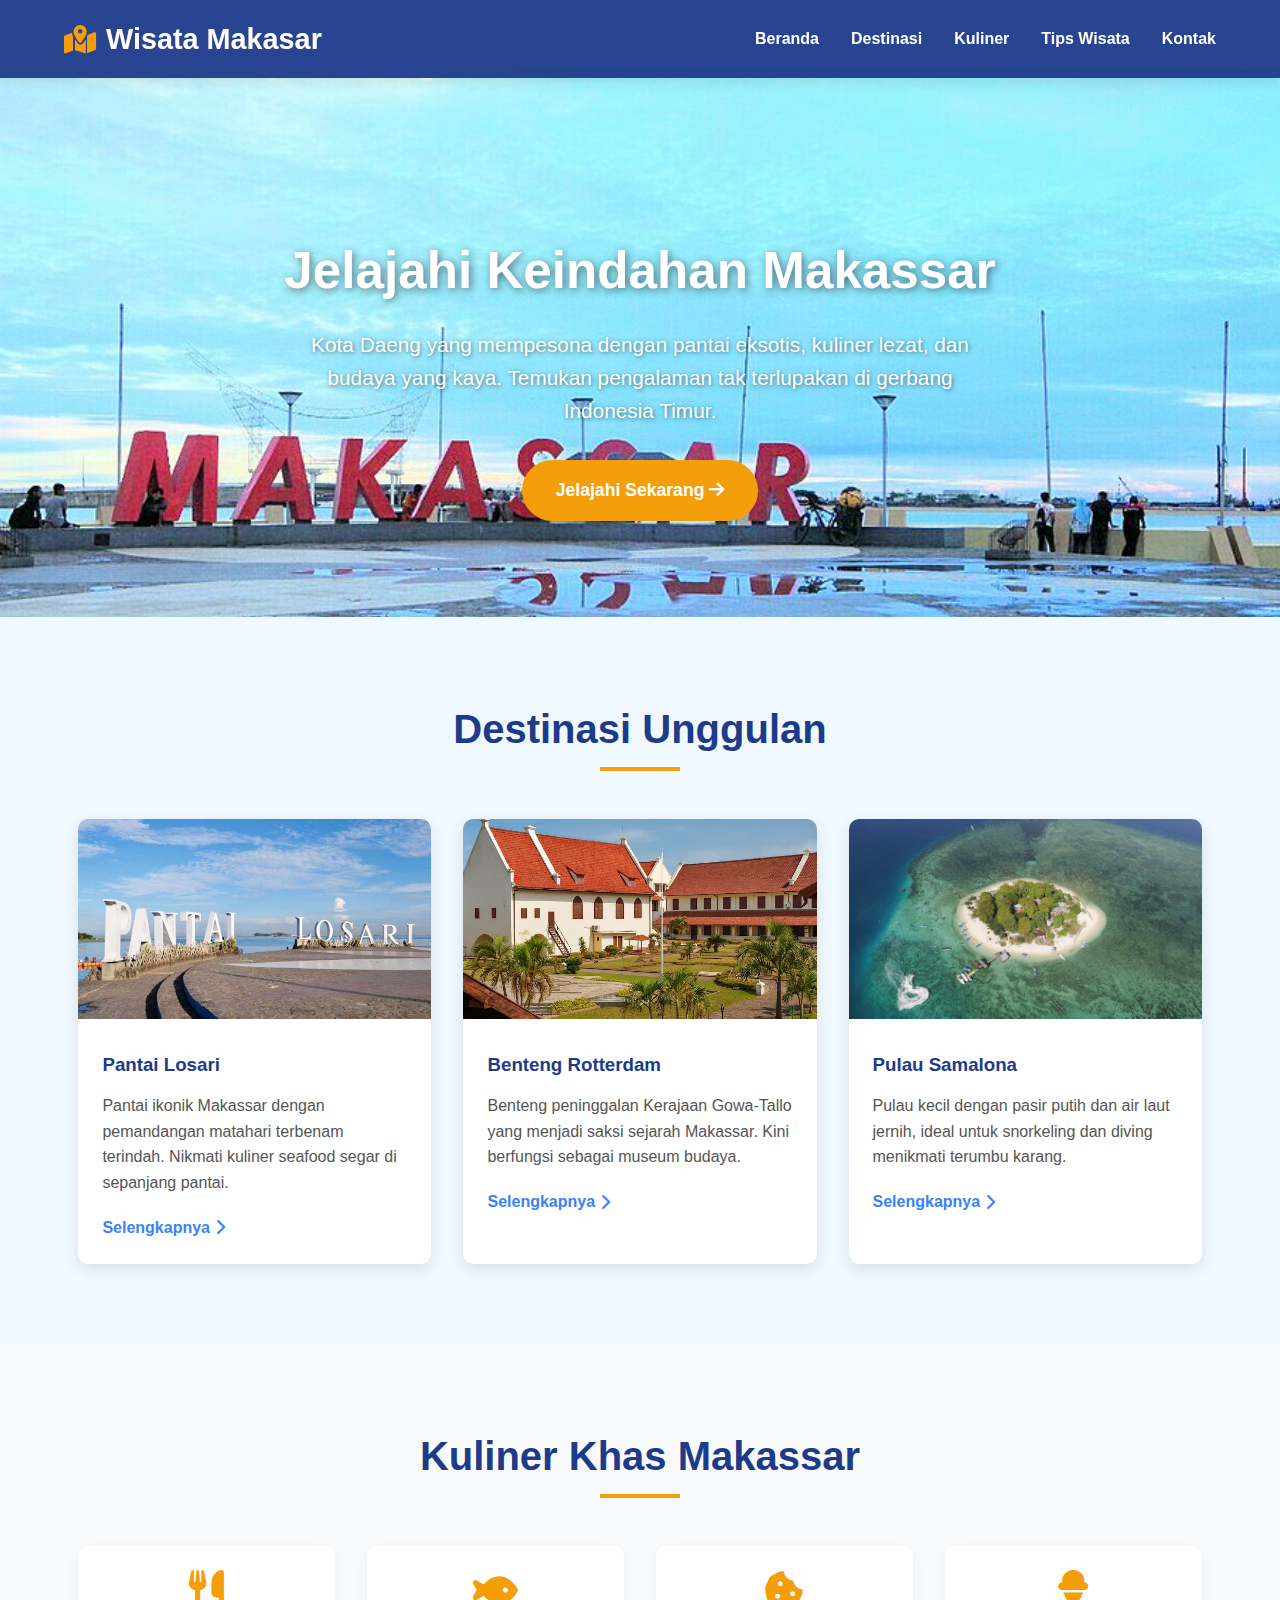
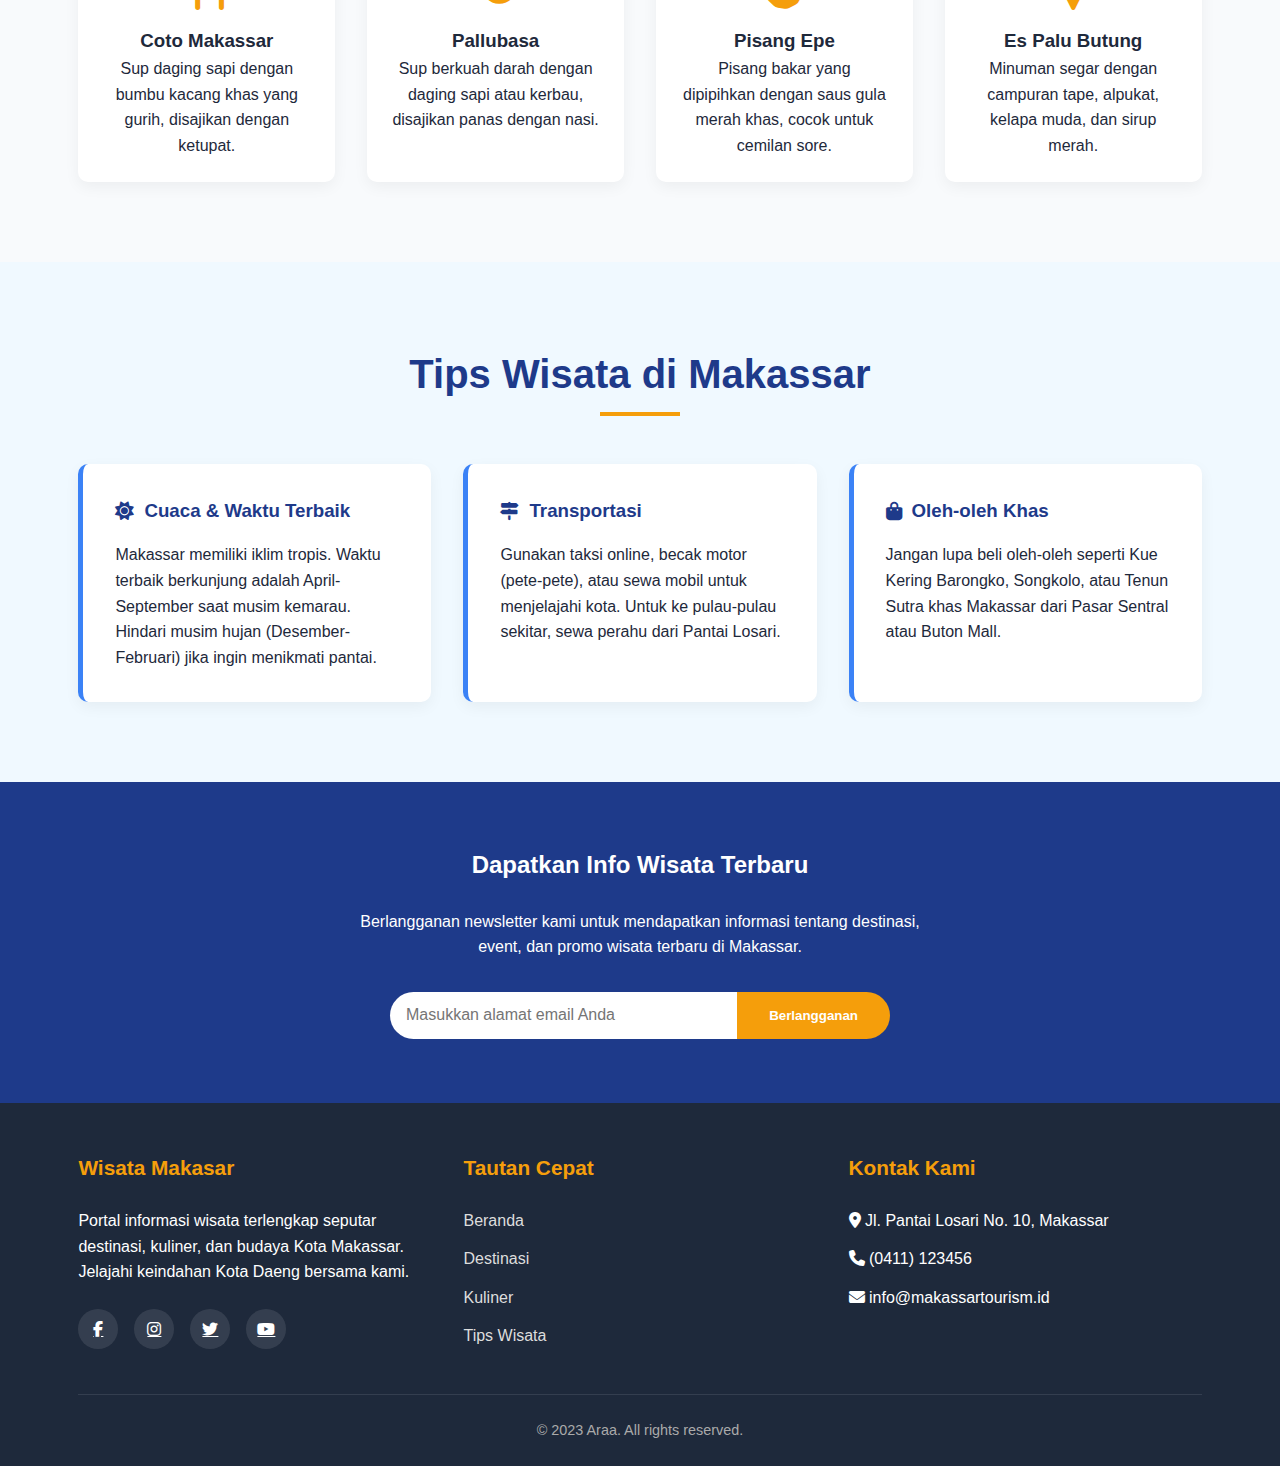
<file: index.html>
<!DOCTYPE html>
<html lang="id">
  <head>
    <meta charset="UTF-8" />
    <meta name="viewport" content="width=device-width, initial-scale=1.0" />
    <link rel="stylesheet" href="https://cdnjs.cloudflare.com/ajax/libs/font-awesome/6.4.0/css/all.min.css" />
    <link rel="stylesheet" href="css/style.css" />
    <link rel="stylesheet" href="https://cdnjs.cloudflare.com/ajax/libs/animate.css/4.1.1/animate.min.css" />
    <title>Wisata Makasar - Jelajahi Keindahan Kota Daeng</title>
  </head>
  <body>
    <!-- Header & Navigation -->
    <header>
      <div class="container nav-container">
        <div class="logo">
          <i class="fas fa-map-marked-alt"></i>
          <span>Wisata Makasar</span>
        </div>
        <div class="mobile-menu" id="mobileMenu">
          <i class="fas fa-bars"></i>
        </div>
        <nav>
          <ul id="navMenu">
            <li><a href="index.html">Beranda</a></li>
            <li><a href="#destinations">Destinasi</a></li>
            <li><a href="#culinary">Kuliner</a></li>
            <li><a href="#tips">Tips Wisata</a></li>
            <li><a href="#newsletter">Kontak</a></li>
          </ul>
        </nav>
      </div>
    </header>

    <!-- Hero Section -->
    <section class="hero" id="home" style="background-size: cover; background-image: url(img/11.jpg)">
      <div class="container">
        <h1 class="animate__animated animate__fadeInUp">Jelajahi Keindahan Makassar</h1>
        <p class="animate__animated animate__fadeInUp">Kota Daeng yang mempesona dengan pantai eksotis, kuliner lezat, dan budaya yang kaya. Temukan pengalaman tak terlupakan di gerbang Indonesia Timur.</p>
        <a href="#destinations" class="cta-button animate__animated animate__bounceIn animate__delay-1s">Jelajahi Sekarang <i class="fas fa-arrow-right"></i></a>
      </div>
    </section>

    <!-- Destinations Section -->
    <section id="destinations">
      <div class="container">
        <h2 class="animate__animated animate__slideInDown animate__delay-1s section-title">Destinasi Unggulan</h2>
        <div class="destinations-grid">
          <div class="destination-card animate__animated animate__fadeIn animate__delay-1s">
            <img src="img/1.png" alt="Pantai Losari" class="card-image" />
            <div class="card-content">
              <h3>Pantai Losari</h3>
              <p>Pantai ikonik Makassar dengan pemandangan matahari terbenam terindah. Nikmati kuliner seafood segar di sepanjang pantai.</p>
              <a href="d1.html" class="card-link">Selengkapnya <i class="fas fa-chevron-right"></i></a>
            </div>
          </div>
          <div class="destination-card animate__animated animate__fadeIn animate__delay-1s">
            <img src="img/3.jpg" alt="Benteng Rotterdam" class="card-image" />
            <div class="card-content">
              <h3>Benteng Rotterdam</h3>
              <p>Benteng peninggalan Kerajaan Gowa-Tallo yang menjadi saksi sejarah Makassar. Kini berfungsi sebagai museum budaya.</p>
              <a href="d2.html" class="card-link">Selengkapnya <i class="fas fa-chevron-right"></i></a>
            </div>
          </div>
          <div class="destination-card animate__animated animate__fadeIn animate__delay-1s">
            <img src="img/5.jpg" alt="Pulau Samalona" class="card-image" />
            <div class="card-content">
              <h3>Pulau Samalona</h3>
              <p>Pulau kecil dengan pasir putih dan air laut jernih, ideal untuk snorkeling dan diving menikmati terumbu karang.</p>
              <a href="d3.html" class="card-link">Selengkapnya <i class="fas fa-chevron-right"></i></a>
            </div>
          </div>
        </div>
      </div>
    </section>

    <!-- Culinary Section -->
    <section class="culinary" id="culinary">
      <div class="container">
        <h2 class="section-title">Kuliner Khas Makassar</h2>
        <div class="culinary-grid">
          <div class="culinary-item">
            <i class="fas fa-utensils"></i>
            <h3>Coto Makassar</h3>
            <p>Sup daging sapi dengan bumbu kacang khas yang gurih, disajikan dengan ketupat.</p>
          </div>
          <div class="culinary-item">
            <i class="fas fa-fish"></i>
            <h3>Pallubasa</h3>
            <p>Sup berkuah darah dengan daging sapi atau kerbau, disajikan panas dengan nasi.</p>
          </div>
          <div class="culinary-item">
            <i class="fas fa-cookie-bite"></i>
            <h3>Pisang Epe</h3>
            <p>Pisang bakar yang dipipihkan dengan saus gula merah khas, cocok untuk cemilan sore.</p>
          </div>
          <div class="culinary-item">
            <i class="fas fa-ice-cream"></i>
            <h3>Es Palu Butung</h3>
            <p>Minuman segar dengan campuran tape, alpukat, kelapa muda, dan sirup merah.</p>
          </div>
        </div>
      </div>
    </section>

    <!-- Tips Section -->
    <section id="tips">
      <div class="container">
        <h2 class="section-title">Tips Wisata di Makassar</h2>
        <div class="tips-grid">
          <div class="tip-card">
            <h3><i class="fas fa-sun"></i> Cuaca & Waktu Terbaik</h3>
            <p>Makassar memiliki iklim tropis. Waktu terbaik berkunjung adalah April-September saat musim kemarau. Hindari musim hujan (Desember-Februari) jika ingin menikmati pantai.</p>
          </div>
          <div class="tip-card">
            <h3><i class="fas fa-map-signs"></i> Transportasi</h3>
            <p>Gunakan taksi online, becak motor (pete-pete), atau sewa mobil untuk menjelajahi kota. Untuk ke pulau-pulau sekitar, sewa perahu dari Pantai Losari.</p>
          </div>
          <div class="tip-card">
            <h3><i class="fas fa-shopping-bag"></i> Oleh-oleh Khas</h3>
            <p>Jangan lupa beli oleh-oleh seperti Kue Kering Barongko, Songkolo, atau Tenun Sutra khas Makassar dari Pasar Sentral atau Buton Mall.</p>
          </div>
        </div>
      </div>
    </section>

    <!-- Newsletter Section -->
    <section class="newsletter" id="newsletter">
      <div class="container">
        <h2>Dapatkan Info Wisata Terbaru</h2>
        <p>Berlangganan newsletter kami untuk mendapatkan informasi tentang destinasi, event, dan promo wisata terbaru di Makassar.</p>
        <form class="newsletter-form">
          <input type="email" placeholder="Masukkan alamat email Anda" required />
          <button type="submit">Berlangganan</button>
        </form>
      </div>
    </section>

    <!-- Footer -->
    <footer>
      <div class="container">
        <div class="footer-content">
          <div class="footer-column">
            <h3>Wisata Makasar</h3>
            <p>Portal informasi wisata terlengkap seputar destinasi, kuliner, dan budaya Kota Makassar. Jelajahi keindahan Kota Daeng bersama kami.</p>
            <div class="social-icons">
              <a href="#"><i class="fab fa-facebook-f"></i></a>
              <a href="#"><i class="fab fa-instagram"></i></a>
              <a href="#"><i class="fab fa-twitter"></i></a>
              <a href="#"><i class="fab fa-youtube"></i></a>
            </div>
          </div>
          <div class="footer-column">
            <h3>Tautan Cepat</h3>
            <ul>
              <li><a href="#home">Beranda</a></li>
              <li><a href="#destinations">Destinasi</a></li>
              <li><a href="#culinary">Kuliner</a></li>
              <li><a href="#tips">Tips Wisata</a></li>
            </ul>
          </div>
          <div class="footer-column">
            <h3>Kontak Kami</h3>
            <ul>
              <li><i class="fas fa-map-marker-alt"></i> Jl. Pantai Losari No. 10, Makassar</li>
              <li><i class="fas fa-phone"></i> (0411) 123456</li>
              <li><i class="fas fa-envelope"></i> info@makassartourism.id</li>
            </ul>
          </div>
        </div>
        <div class="copyright">
          <p>&copy; 2023 Araa. All rights reserved.</p>
        </div>
      </div>
    </footer>

    <script src="js/script.js"></script>
  </body>
</html>
</file>
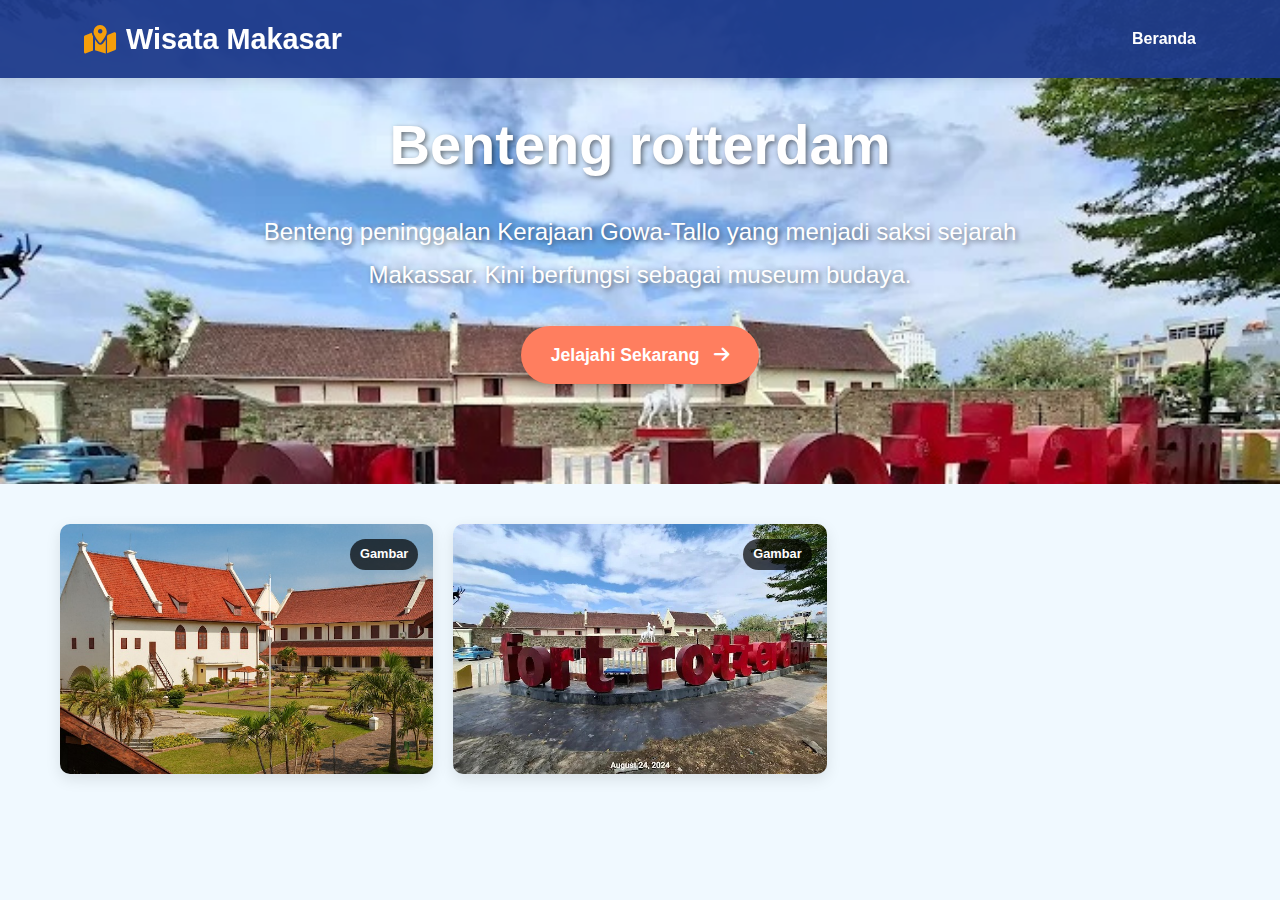
<file: d2.html>
<!DOCTYPE html>
<html lang="id">
  <head>
    <meta charset="UTF-8" />
    <meta name="viewport" content="width=device-width, initial-scale=1.0" />
    <title>Benteng Rotterdam</title>
    <link rel="stylesheet" href="https://cdnjs.cloudflare.com/ajax/libs/font-awesome/6.4.0/css/all.min.css" />
    <link rel="stylesheet" href="css/styled1.css" />
    <link rel="stylesheet" href="https://cdnjs.cloudflare.com/ajax/libs/animate.css/4.1.1/animate.min.css" />
  </head>
  <body>
    <header>
      <div class="container nav-container">
        <div class="logo">
          <i class="fas fa-map-marked-alt"></i>
          <span>Wisata Makasar</span>
        </div>
        <div class="mobile-menu" id="mobileMenu">
          <i class="fas fa-bars"></i>
        </div>
        <nav>
          <ul id="navMenu">
            <li><a href="index.html">Beranda</a></li>
          </ul>
        </nav>
      </div>
    </header>

    <!-- Hero Section -->
    <section class="herod1" id="benteng" style="background-size: cover; background-image: url(img/4.jpg)">
      <div class="container">
        <h1 class="animate__animated animate__fadeInUp">Benteng rotterdam</h1>
        <p class="animate__animated animate__fadeInUp">Benteng peninggalan Kerajaan Gowa-Tallo yang menjadi saksi sejarah Makassar. Kini berfungsi sebagai museum budaya.</p>
        <a href="https://maps.app.goo.gl/KAL6PRyCLfqvkGWQ6" target="_blank" class="cta-button animate__animated animate__fadeInUp animate__delay-1s">Jelajahi Sekarang <i class="fas fa-arrow-right"></i></a>
      </div>
    </section>

    <!-- Gallery Section -->
    <div class="gallery">
      <!-- Gambar 1 -->
      <div class="gallery-item" data-type="image-benteng" data-index="0">
        <img src="img/3.jpg" alt="Pantai Losari Siang Hari" />
        <div class="item-type">Gambar</div>
      </div>

      <!-- Gambar 2 -->
      <div class="gallery-item" data-type="image-benteng" data-index="2">
        <img src="img/4.jpg" alt="Sunset di Pantai Losari" />
        <div class="item-type">Gambar</div>
      </div>
    </div>

    <!-- Modal Popup -->
    <div class="modal-overlay" id="modalOverlay">
      <div class="modal-content">
        <span class="close-modal" id="closeModal">&times;</span>
        <div class="modal-counter" id="modalCounter">1 / 6</div>
        <div class="modal-navigation">
          <button class="nav-btn" id="prevBtn"><i class="fas fa-chevron-left"></i></button>
          <button class="nav-btn" id="nextBtn"><i class="fas fa-chevron-right"></i></button>
        </div>
        <div id="modalMedia"></div>
        <div class="modal-info" id="modalInfo">
          <h3 id="modalTitle">Benteng Rotterdam</h3>
          <p id="modalDescription">Deskripsi gambar atau video akan ditampilkan di sini</p>
        </div>
      </div>
    </div>
    <script src="js/script.js"></script>
  </body>
</html>
</file>
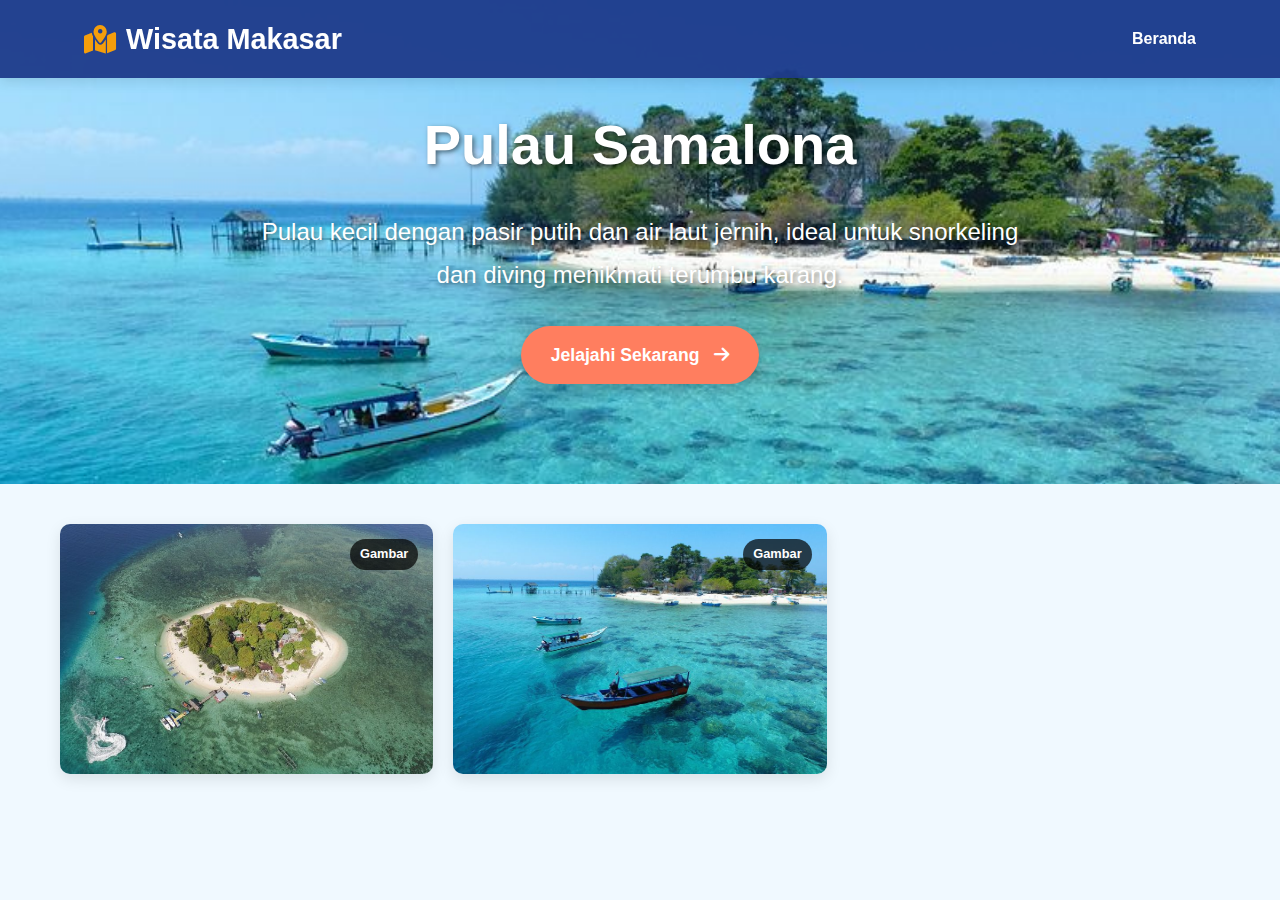
<file: d3.html>
<!DOCTYPE html>
<html lang="id">
  <head>
    <meta charset="UTF-8" />
    <meta name="viewport" content="width=device-width, initial-scale=1.0" />
    <title>Pulau Samalona</title>
    <link rel="stylesheet" href="https://cdnjs.cloudflare.com/ajax/libs/font-awesome/6.4.0/css/all.min.css" />
    <link rel="stylesheet" href="css/styled1.css" />
    <link rel="stylesheet" href="https://cdnjs.cloudflare.com/ajax/libs/animate.css/4.1.1/animate.min.css" />
  </head>
  <body>
    <header>
      <div class="container nav-container">
        <div class="logo">
          <i class="fas fa-map-marked-alt"></i>
          <span>Wisata Makasar</span>
        </div>
        <div class="mobile-menu" id="mobileMenu">
          <i class="fas fa-bars"></i>
        </div>
        <nav>
          <ul id="navMenu">
            <li><a href="index.html">Beranda</a></li>
          </ul>
        </nav>
      </div>
    </header>

    <!-- Hero Section -->
    <section class="herod1" id="pantai" style="background-size: cover; background-image: url(img/6.png)">
      <div class="container">
        <h1 class="animate__animated animate__fadeInUp">Pulau Samalona</h1>
        <p class="animate__animated animate__fadeInUp">Pulau kecil dengan pasir putih dan air laut jernih, ideal untuk snorkeling dan diving menikmati terumbu karang.</p>
        <a href="https://maps.app.goo.gl/S2xJDjt5LZLWUQqS7" target="_blank" class="cta-button animate__animated animate__fadeInUp animate__delay-1s">Jelajahi Sekarang <i class="fas fa-arrow-right"></i></a>
      </div>
    </section>

    <!-- Gallery Section -->
    <div class="gallery">
      <!-- Gambar 1 -->
      <div class="gallery-item" data-type="image-benteng" data-index="0">
        <img src="img/5.jpg" alt="Pulau samalona" />
        <div class="item-type">Gambar</div>
      </div>

      <!-- Gambar 2 -->
      <div class="gallery-item" data-type="image-benteng" data-index="1">
        <img src="img/6.png" alt="Pulau Samalona" />
        <div class="item-type">Gambar</div>
      </div>
    </div>

    <!-- Modal Popup -->
    <div class="modal-overlay" id="modalOverlay">
      <div class="modal-content">
        <span class="close-modal" id="closeModal">&times;</span>
        <div class="modal-counter" id="modalCounter">1 / 6</div>
        <div class="modal-navigation">
          <button class="nav-btn" id="prevBtn"><i class="fas fa-chevron-left"></i></button>
          <button class="nav-btn" id="nextBtn"><i class="fas fa-chevron-right"></i></button>
        </div>
        <div id="modalMedia"></div>
        <div class="modal-info" id="modalInfo">
          <h3 id="modalTitle">Pulau samalona</h3>
          <p id="modalDescription">Deskripsi gambar atau video akan ditampilkan di sini</p>
        </div>
      </div>
    </div>
    <script src="js/script.js"></script>
  </body>
</html>
</file>
<file: css/style.css>
* {
  margin: 0;
  padding: 0;
  box-sizing: border-box;
  font-family: "Segoe UI", Tahoma, Geneva, Verdana, sans-serif;
}

:root {
  --primary: #1e3a8a;
  --secondary: #3b82f6;
  --accent: #f59e0b;
  --light: #f8fafc;
  --dark: #1e293b;
}

body {
  color: var(--dark);
  line-height: 1.6;
  background-color: #f0f9ff;
}

/* Header & Navigation */
header {
  background-color: rgba(30, 58, 138, 0.95);
  color: white;
  padding: 1rem 0;
  position: fixed;
  width: 100%;
  top: 0;
  z-index: 1000;
  box-shadow: 0 4px 12px rgba(0, 0, 0, 0.1);
}

.container {
  width: 90%;
  max-width: 1200px;
  margin: 0 auto;
}

.nav-container {
  display: flex;
  justify-content: space-between;
  align-items: center;
}

.logo {
  display: flex;
  align-items: center;
  gap: 10px;
  font-size: 1.8rem;
  font-weight: 700;
}

.logo i {
  color: var(--accent);
}

nav ul {
  display: flex;
  list-style: none;
}

nav ul li {
  margin-left: 2rem;
}

nav ul li a {
  color: white;
  text-decoration: none;
  font-weight: 600;
  transition: color 0.3s;
  padding: 5px 0;
}

nav ul li a:hover {
  color: var(--accent);
  border-bottom: 2px solid var(--accent);
}

.mobile-menu {
  display: none;
  font-size: 1.5rem;
  cursor: pointer;
}

/* Hero Section */
.hero {
  background: linear-gradient(rgba(0, 0, 0, 0.7), rgba(0, 0, 0, 0.7));
  background-size: cover;
  background-position: center;
  background-attachment: fixed;
  color: white;
  text-align: center;
  padding: 10rem 1rem 6rem;
  margin-top: 70px;
}

.hero h1 {
  font-size: 3.2rem;
  margin-bottom: 1rem;
  text-shadow: 2px 2px 8px rgba(0, 0, 0, 0.5);
}

.hero p {
  font-size: 1.3rem;
  max-width: 700px;
  margin: 0 auto 2rem;
  text-shadow: 1px 1px 4px rgba(0, 0, 0, 0.5);
}

.herod1 {
  background: linear-gradient(rgb(0, 47, 78), rgba(0, 0, 0, 0)), url("img/1.png");
  background-size: cover;
  background-position: center;
  color: white;
  text-align: center;
  padding: 5rem 1rem 6rem;
  margin-top: 70px;
  margin-bottom: 10px;
}

.herod1 h1 {
  font-size: 3.2rem;
  margin-bottom: 1rem;
  text-shadow: 2px 2px 8px rgba(0, 0, 0, 0.5);
}

.herod1 p {
  font-size: 1.3rem;
  max-width: 700px;
  margin: 0 auto 2rem;
  text-shadow: 1px 1px 4px rgba(0, 0, 0, 0.5);
}

.cta-button {
  display: inline-block;
  background-color: var(--accent);
  color: white;
  padding: 0.9rem 2rem;
  border-radius: 50px;
  text-decoration: none;
  font-weight: 700;
  font-size: 1.1rem;
  transition: all 0.3s;
  border: 2px solid var(--accent);
}

.cta-button:hover {
  background-color: transparent;
  color: var(--accent);
  transform: translateY(-3px);
  box-shadow: 0 10px 20px rgba(0, 0, 0, 0.2);
}

/* Destinations Section */
.section-title {
  text-align: center;
  margin-bottom: 3rem;
  color: var(--primary);
  font-size: 2.5rem;
  position: relative;
  padding-bottom: 10px;
}

.section-title:after {
  content: "";
  position: absolute;
  width: 80px;
  height: 4px;
  background-color: var(--accent);
  bottom: 0;
  left: 50%;
  transform: translateX(-50%);
}

section {
  padding: 5rem 1rem;
}

.destinations-grid {
  display: grid;
  grid-template-columns: repeat(auto-fill, minmax(300px, 1fr));
  gap: 2rem;
}

.destination-card {
  background-color: white;
  border-radius: 10px;
  overflow: hidden;
  box-shadow: 0 5px 15px rgba(0, 0, 0, 0.1);
  transition: transform 0.3s, box-shadow 0.3s;
}

.destination-card:hover {
  transform: translateY(-10px);
  box-shadow: 0 15px 30px rgba(0, 0, 0, 0.2);
}

.card-image {
  height: 200px;
  width: 100%;
  object-fit: cover;
}

.card-content {
  padding: 1.5rem;
}

.card-content h3 {
  color: var(--primary);
  margin-bottom: 0.8rem;
}

.card-content p {
  color: #555;
  margin-bottom: 1.2rem;
}

.card-link {
  color: var(--secondary);
  text-decoration: none;
  font-weight: 600;
  display: inline-flex;
  align-items: center;
  gap: 5px;
}

.card-link:hover {
  color: var(--primary);
}

/* Culinary Section */
.culinary {
  background-color: var(--light);
}

.culinary-grid {
  display: grid;
  grid-template-columns: repeat(auto-fill, minmax(250px, 1fr));
  gap: 2rem;
}

.culinary-item {
  text-align: center;
  background-color: white;
  padding: 1.5rem;
  border-radius: 10px;
  box-shadow: 0 5px 15px rgba(0, 0, 0, 0.05);
  transition: all 0.3s;
}

.culinary-item:hover {
  transform: scale(1.05);
}

.culinary-item i {
  font-size: 2.5rem;
  color: var(--accent);
  margin-bottom: 1rem;
}

/* Tips Section */
.tips-grid {
  display: grid;
  grid-template-columns: repeat(auto-fill, minmax(300px, 1fr));
  gap: 2rem;
}

.tip-card {
  background-color: white;
  padding: 2rem;
  border-radius: 10px;
  box-shadow: 0 5px 15px rgba(0, 0, 0, 0.05);
  border-left: 5px solid var(--secondary);
}

.tip-card h3 {
  color: var(--primary);
  margin-bottom: 1rem;
  display: flex;
  align-items: center;
  gap: 10px;
}

/* Newsletter */
.newsletter {
  background-color: var(--primary);
  color: white;
  text-align: center;
  padding: 4rem 1rem;
}

.newsletter h2 {
  margin-bottom: 1.5rem;
}

.newsletter p {
  max-width: 600px;
  margin: 0 auto 2rem;
}

.newsletter-form {
  display: flex;
  max-width: 500px;
  margin: 0 auto;
}

.newsletter-form input {
  flex: 1;
  padding: 0.9rem 1rem;
  border: none;
  border-radius: 50px 0 0 50px;
  font-size: 1rem;
}

.newsletter-form button {
  background-color: var(--accent);
  color: white;
  border: none;
  padding: 0 2rem;
  border-radius: 0 50px 50px 0;
  font-weight: 600;
  cursor: pointer;
  transition: background-color 0.3s;
}

.newsletter-form button:hover {
  background-color: #e69500;
}

/* Footer */
footer {
  background-color: var(--dark);
  color: white;
  padding: 3rem 1rem 1.5rem;
}

.footer-content {
  display: grid;
  grid-template-columns: repeat(auto-fit, minmax(250px, 1fr));
  gap: 2rem;
  margin-bottom: 2rem;
}

.footer-column h3 {
  color: var(--accent);
  margin-bottom: 1.5rem;
  font-size: 1.3rem;
}

.footer-column ul {
  list-style: none;
}

.footer-column ul li {
  margin-bottom: 0.8rem;
}

.footer-column ul li a {
  color: #ddd;
  text-decoration: none;
  transition: color 0.3s;
}

.footer-column ul li a:hover {
  color: var(--accent);
}

.social-icons {
  display: flex;
  gap: 1rem;
  margin-top: 1.5rem;
}

.social-icons a {
  display: inline-flex;
  align-items: center;
  justify-content: center;
  width: 40px;
  height: 40px;
  background-color: rgba(255, 255, 255, 0.1);
  border-radius: 50%;
  color: white;
  transition: all 0.3s;
}

.social-icons a:hover {
  background-color: var(--accent);
  transform: translateY(-3px);
}

.copyright {
  text-align: center;
  padding-top: 1.5rem;
  border-top: 1px solid rgba(255, 255, 255, 0.1);
  color: #aaa;
  font-size: 0.9rem;
}

/* Responsive */
@media (max-width: 768px) {
  nav ul {
    display: none;
    position: absolute;
    top: 100%;
    left: 0;
    width: 100%;
    background-color: var(--primary);
    flex-direction: column;
    padding: 1rem 0;
    text-align: center;
    box-shadow: 0 5px 10px rgba(0, 0, 0, 0.1);
  }

  nav ul.active {
    display: flex;
  }

  nav ul li {
    margin: 0.8rem 0;
  }

  .mobile-menu {
    display: block;
  }

  .hero h1 {
    font-size: 2.5rem;
  }

  .hero p {
    font-size: 1.1rem;
  }

  .newsletter-form {
    flex-direction: column;
  }

  .newsletter-form input,
  .newsletter-form button {
    width: 100%;
    border-radius: 50px;
    margin-bottom: 10px;
  }
}

/* galeri */
.gallery {
  display: grid;
  grid-template-columns: repeat(auto-fill, minmax(280px, 1fr));
  gap: 25px;
  margin-bottom: 50px;
}

.gallery-item {
  position: relative;
  border-radius: 12px;
  overflow: hidden;
  box-shadow: 0 5px 15px rgba(0, 0, 0, 0.1);
  transition: transform 0.3s ease, box-shadow 0.3s ease;
  cursor: pointer;
  height: 250px;
}

.gallery-item:hover {
  transform: translateY(-10px);
  box-shadow: 0 15px 25px rgba(0, 0, 0, 0.15);
}

.gallery-item img,
.gallery-item video {
  width: 100%;
  height: 100%;
  object-fit: cover;
  display: block;
}

.gallery-item .overlay {
  position: absolute;
  bottom: 0;
  left: 0;
  right: 0;
  background: linear-gradient(to top, rgba(0, 0, 0, 0.8), transparent);
  color: white;
  padding: 20px;
  transform: translateY(100%);
  transition: transform 0.3s ease;
}

.gallery-item:hover .overlay {
  transform: translateY(0);
}

.item-type {
  position: absolute;
  top: 15px;
  right: 15px;
  background-color: rgba(106, 17, 203, 0.9);
  color: white;
  padding: 5px 12px;
  border-radius: 20px;
  font-size: 0.8rem;
  font-weight: 600;
}

/* The Modal (background) */
.modal {
  display: none;
  position: fixed;
  z-index: 1000;
  left: 0;
  top: 0;
  width: 100%;
  height: 100%;
  background-color: rgba(0, 0, 0, 0.8);
  align-items: center;
  justify-content: center;
  transition: opacity 0.5s ease;
}

/* Modal content (image) */
.modal-content {
  position: relative;
  width: 90%;
  height: auto;
  max-width: 90%;
  max-height: 90%;
  border-radius: 5px;
  overflow: hidden;
  animation: zoomIn 0.5s;
}

@keyframes zoomIn {
  from {
    transform: scale(0.6);
  }
  to {
    transform: scale(1);
  }
}

.modal.show {
  display: flex;
  opacity: 1;
}

/* Close button */
.close {
  position: absolute;
  top: 10px;
  right: 15px;
  color: #ffffff;
  font-size: 35px;
  font-weight: bold;
  cursor: pointer;
  transition: transform 0.3s;
}

/* Caption of modal image */
.caption {
  position: absolute;
  bottom: 15px;
  width: 100%;
  text-align: center;
  color: #ffffff;
  font-size: 24px;
}

@media screen and (max-width: 768px) {
  .gallery-item {
    width: calc(50% - 20px);
  }
}

@media screen and (max-width: 480px) {
  .gallery-item {
    width: calc(100% - 20px);
  }
}

#myImg:hover {
  opacity: 0.7;
}

/* The Modal (background) */
.modal {
  display: none; /* Hidden by default */
  position: fixed; /* Stay in place */
  z-index: 1; /* Sit on top */
  padding-top: 100px; /* Location of the box */
  left: 0;
  top: 0;
  width: 100%; /* Full width */
  height: 100%; /* Full height */
  overflow: auto; /* Enable scroll if needed */
  background-color: rgb(0, 0, 0); /* Fallback color */
  background-color: rgba(0, 0, 0, 0.9); /* Black w/ opacity */
}

/* Modal Content (image) */
.modal-content {
  margin: auto;
  display: block;
  width: 80%;
  max-width: 700px;
}

/* Caption of Modal Image */
#caption {
  margin: auto;
  display: block;
  width: 80%;
  max-width: 700px;
  text-align: center;
  color: #ccc;
  padding: 10px 0;
  height: 150px;
}

/* Add Animation */
.modal-content,
#caption {
  -webkit-animation-name: zoom;
  -webkit-animation-duration: 0.6s;
  animation-name: zoom;
  animation-duration: 0.6s;
}

@-webkit-keyframes zoom {
  from {
    -webkit-transform: scale(0);
  }
  to {
    -webkit-transform: scale(1);
  }
}

@keyframes zoom {
  from {
    transform: scale(0);
  }
  to {
    transform: scale(1);
  }
}

/* The Close Button */
.close {
  position: absolute;
  top: 15px;
  right: 35px;
  color: #f1f1f1;
  font-size: 40px;
  font-weight: bold;
  transition: 0.3s;
}

.close:hover,
.close:focus {
  color: #bbb;
  text-decoration: none;
  cursor: pointer;
}

/* 100% Image Width on Smaller Screens */
@media only screen and (max-width: 700px) {
  .modal-content {
    width: 100%;
  }
}
</file>
<file: css/styled1.css>
* {
  margin: 0;
  padding: 0;
  box-sizing: border-box;
  font-family: "Segoe UI", Tahoma, Geneva, Verdana, sans-serif;
}

:root {
  --primary: #1e3a8a;
  --secondary: #3b82f6;
  --accent: #f59e0b;
  --light: #f8fafc;
  --dark: #1e293b;
}

body {
  color: var(--dark);
  line-height: 1.6;
  background-color: #f0f9ff;
}

/* Header & Navigation */
header {
  background-color: rgba(30, 58, 138, 0.95);
  color: white;
  padding: 1rem 0;
  position: fixed;
  width: 100%;
  top: 0;
  z-index: 1000;
  box-shadow: 0 4px 12px rgba(0, 0, 0, 0.1);
}

.container {
  width: 90%;
  max-width: 1200px;
  margin: 0 auto;
}

.nav-container {
  display: flex;
  justify-content: space-between;
  align-items: center;
}

.logo {
  display: flex;
  align-items: center;
  gap: 10px;
  font-size: 1.8rem;
  font-weight: 700;
}

.logo i {
  color: var(--accent);
}

nav ul {
  display: flex;
  list-style: none;
}

nav ul li {
  margin-left: 2rem;
}

nav ul li a {
  color: white;
  text-decoration: none;
  font-weight: 600;
  transition: color 0.3s;
  padding: 5px 0;
}

nav ul li a:hover {
  color: var(--accent);
  border-bottom: 2px solid var(--accent);
}

.mobile-menu {
  display: none;
  font-size: 1.5rem;
  cursor: pointer;
}

/* Hero Section */
.herod1 {
  background: linear-gradient(rgba(0, 0, 0, 0.7), rgba(0, 0, 0, 0.7));
  background-size: cover;
  background-position: center;
  background-attachment: fixed;
  color: white;
  padding: 100px 20px;
  text-align: center;
  margin-bottom: 40px;
}

.container {
  max-width: 1200px;
  margin: 0 auto;
  padding: 0 20px;
}

.herod1 h1 {
  font-size: 3.5rem;
  margin-bottom: 20px;
  text-shadow: 2px 2px 5px rgba(0, 0, 0, 0.5);
}

.herod1 p {
  font-size: 1.5rem;
  max-width: 800px;
  margin: 0 auto 30px;
  line-height: 1.8;
  text-shadow: 2px 2px 5px rgba(0, 0, 0, 0.5);
}

.cta-button {
  display: inline-block;
  background-color: #ff7e5f;
  color: white;
  padding: 15px 30px;
  border-radius: 50px;
  text-decoration: none;
  font-weight: bold;
  font-size: 1.1rem;
  transition: all 0.3s ease;
  box-shadow: 0 5px 15px rgba(0, 0, 0, 0.2);
}

.cta-button:hover {
  background-color: #ff6b47;
  transform: translateY(-3px);
  box-shadow: 0 8px 20px rgba(0, 0, 0, 0.3);
}

.cta-button i {
  margin-left: 10px;
  transition: transform 0.3s ease;
}

.cta-button:hover i {
  transform: translateX(5px);
}

/* Gallery Section */
.gallery {
  display: grid;
  grid-template-columns: repeat(auto-fill, minmax(300px, 1fr));
  gap: 20px;
  max-width: 1200px;
  margin: 0 auto 60px;
  padding: 0 20px;
}

.gallery-item {
  position: relative;
  border-radius: 10px;
  overflow: hidden;
  cursor: pointer;
  box-shadow: 0 5px 15px rgba(0, 0, 0, 0.1);
  transition: transform 0.3s ease, box-shadow 0.3s ease;
  height: 250px;
}

.gallery-item:hover {
  transform: translateY(-10px);
  box-shadow: 0 15px 30px rgba(0, 0, 0, 0.2);
}

.gallery-item img,
.gallery-item video {
  width: 100%;
  height: 100%;
  object-fit: cover;
  display: block;
}

.item-type {
  position: absolute;
  top: 15px;
  right: 15px;
  background-color: rgba(0, 0, 0, 0.7);
  color: white;
  padding: 5px 10px;
  border-radius: 20px;
  font-size: 0.8rem;
  font-weight: bold;
}

/* Popup Modal */
.modal-overlay {
  position: fixed;
  top: 0;
  left: 0;
  width: 100%;
  height: 100%;
  background-color: rgba(0, 0, 0, 0.9);
  display: flex;
  justify-content: center;
  align-items: center;
  z-index: 1000;
  opacity: 0;
  visibility: hidden;
  transition: opacity 0.3s ease, visibility 0.3s ease;
}

.modal-overlay.active {
  opacity: 1;
  visibility: visible;
}

.modal-content {
  position: relative;
  max-width: 90%;
  max-height: 90%;
  border-radius: 10px;
  overflow: hidden;
  box-shadow: 0 20px 50px rgba(0, 0, 0, 0.5);
  background-color: #000;
}

.modal-content img,
.modal-content video {
  max-width: 100%;
  max-height: 80vh;
  display: block;
  margin: 0 auto;
}

.close-modal {
  position: absolute;
  top: 15px;
  right: 20px;
  color: white;
  font-size: 2.5rem;
  cursor: pointer;
  z-index: 1001;
  background: rgba(0, 0, 0, 0.5);
  width: 50px;
  height: 50px;
  border-radius: 50%;
  display: flex;
  justify-content: center;
  align-items: center;
  transition: background 0.3s ease;
}

.close-modal:hover {
  background: rgba(255, 255, 255, 0.2);
}

.modal-navigation {
  position: absolute;
  top: 50%;
  width: 100%;
  display: flex;
  justify-content: space-between;
  transform: translateY(-50%);
  padding: 0 20px;
  z-index: 1001;
}

.nav-btn {
  background-color: rgba(0, 0, 0, 0.5);
  color: white;
  border: none;
  width: 50px;
  height: 50px;
  border-radius: 50%;
  font-size: 1.5rem;
  cursor: pointer;
  display: flex;
  justify-content: center;
  align-items: center;
  transition: background 0.3s ease;
}

.modal-info {
  position: absolute;
  bottom: 0;
  left: 0;
  width: 100%;
  background: rgba(0, 0, 0, 0.7);
  color: white;
  padding: 15px 20px;
}

.modal-info h3 {
  margin-bottom: 5px;
  font-size: 1.2rem;
}

.modal-info p {
  font-size: 0.9rem;
  opacity: 0.8;
}

.modal-counter {
  position: absolute;
  top: 20px;
  left: 20px;
  background: rgba(0, 0, 0, 0.5);
  color: white;
  padding: 5px 15px;
  border-radius: 20px;
  font-size: 0.9rem;
  z-index: 1001;
}

/* Responsive adjustments */
@media (max-width: 768px) {
  .herod1 h1 {
    font-size: 2.5rem;
  }

  .gallery {
    grid-template-columns: repeat(auto-fill, minmax(250px, 1fr));
  }

  .modal-content {
    max-width: 95%;
    max-height: 95%;
  }

  .nav-btn {
    width: 40px;
    height: 40px;
    font-size: 1.2rem;
  }

  .close-modal {
    font-size: 2rem;
    width: 40px;
    height: 40px;
  }
}

@media (max-width: 480px) {
  .gallery {
    grid-template-columns: 1fr;
  }

  .herod1 {
    padding: 70px 20px;
  }

  .herod1 h1 {
    font-size: 2rem;
  }

  .herod1 p {
    font-size: 1rem;
  }
}
</file>
